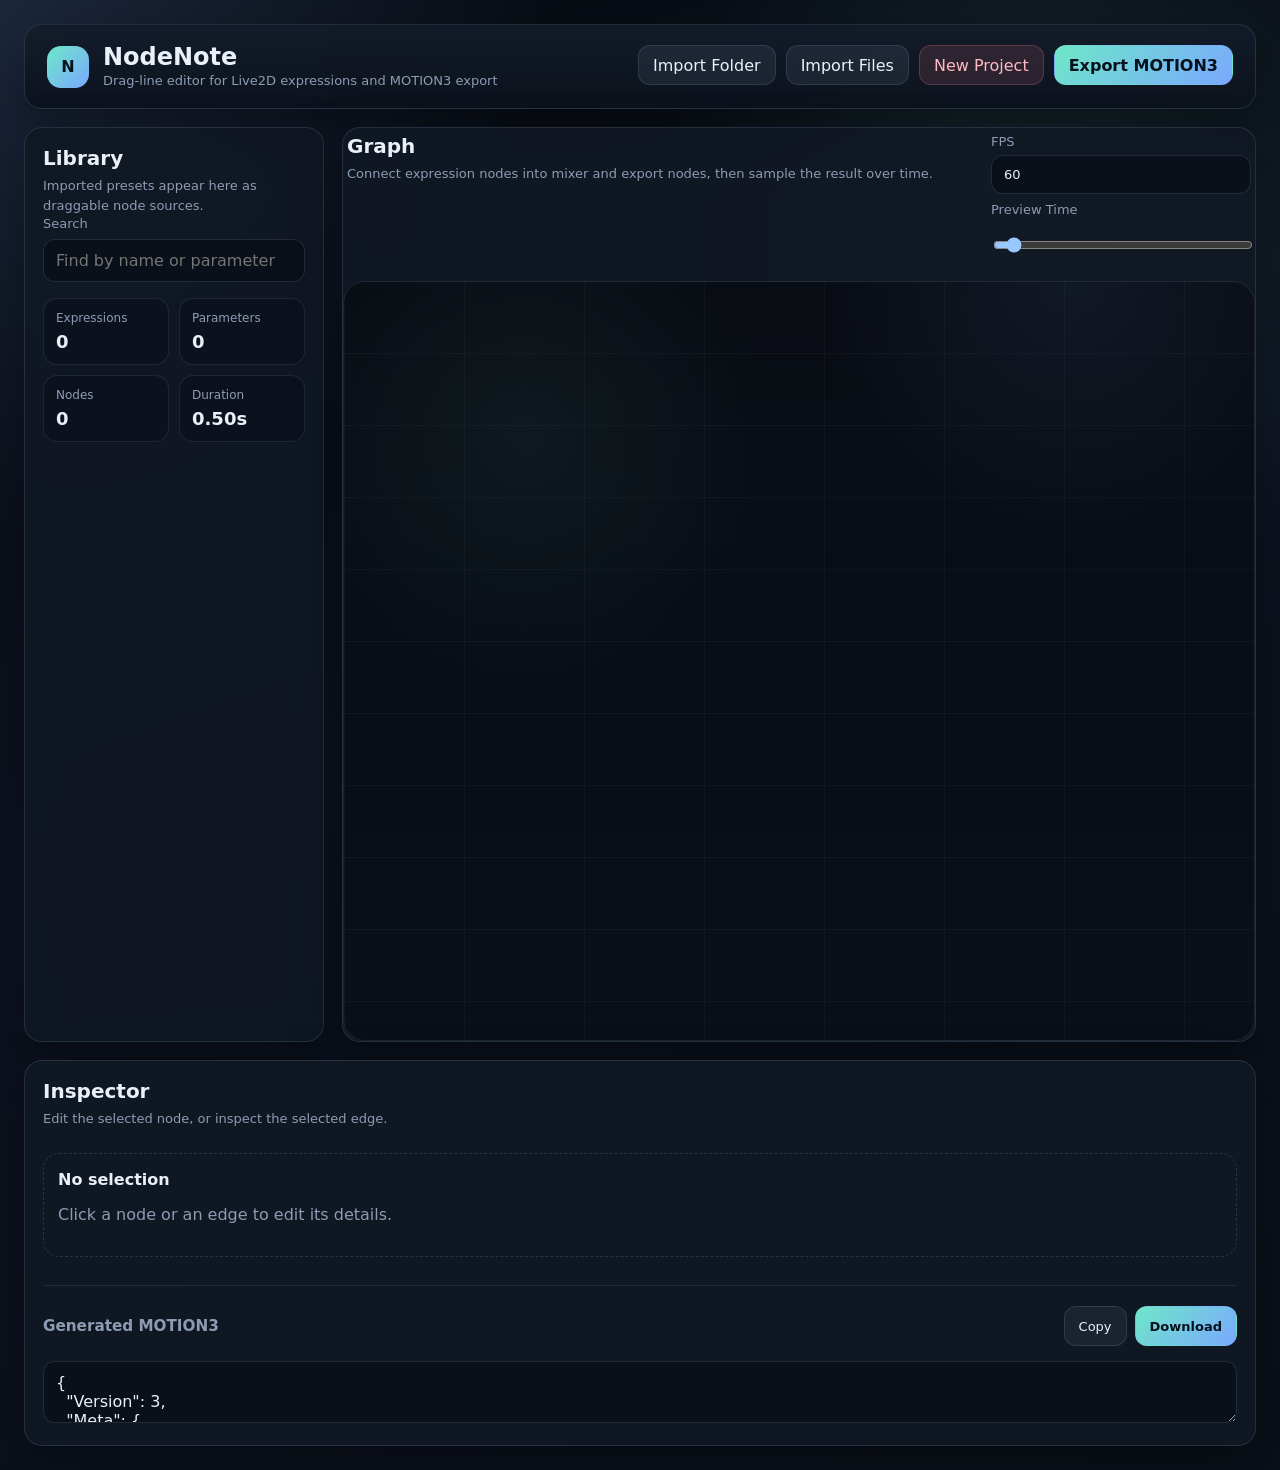
<file: index.html>
<!DOCTYPE html>
<html lang="zh-Hant">
<head>
  <meta charset="UTF-8" />
  <meta name="viewport" content="width=device-width, initial-scale=1.0" />
  <meta http-equiv="refresh" content="0; url=system/index.html" />
  <title>ROBOT Motion Node Studio</title>
  <style>
    body {
      margin: 0;
      min-height: 100vh;
      display: grid;
      place-items: center;
      background: #0b0f17;
      color: #e8eef7;
      font-family: "Noto Sans TC", "Segoe UI", "PingFang TC", "Microsoft JhengHei", sans-serif;
    }
    a {
      color: #6ee7c8;
    }
  </style>
</head>
<body>
  <p>正在前往 <a href="system/index.html">system/index.html</a>...</p>
</body>
</html>
</file>
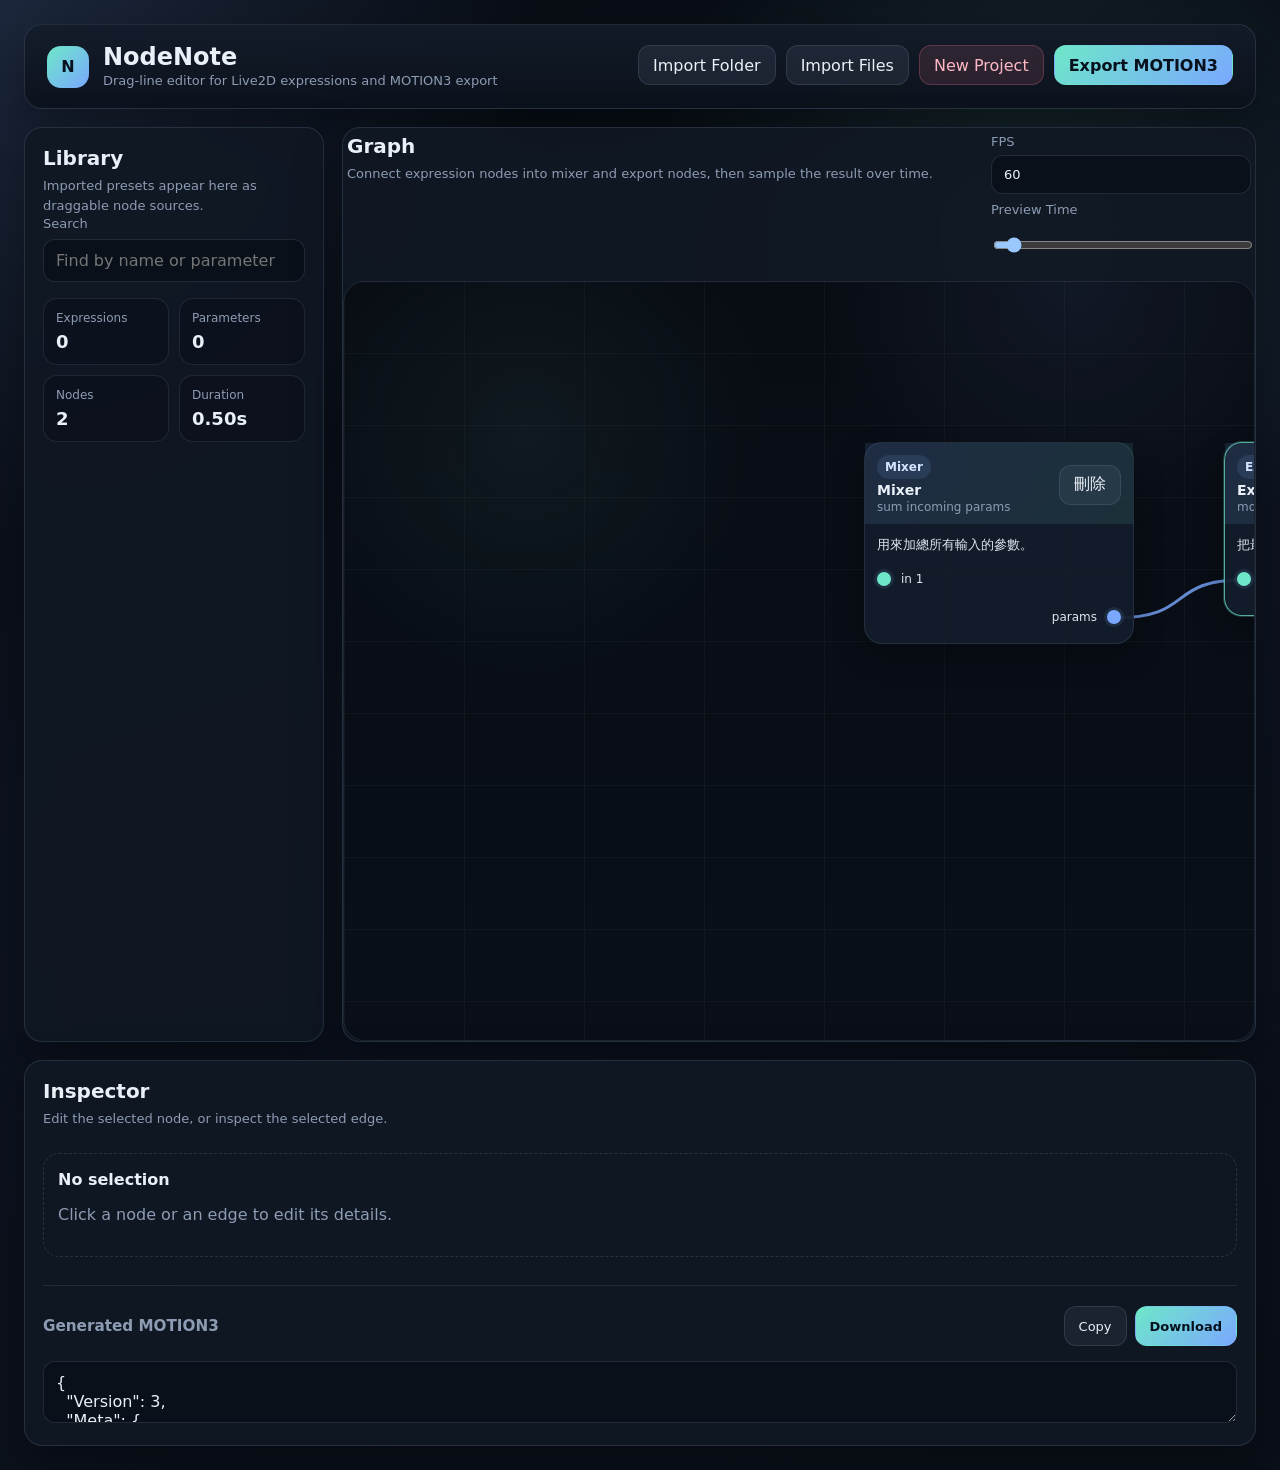
<file: system/index.html>
<!DOCTYPE html>
<html lang="zh-Hant">
<head>
  <meta charset="UTF-8" />
  <meta name="viewport" content="width=device-width, initial-scale=1.0" />
  <meta http-equiv="refresh" content="0; url=NodeNote/index.html" />
  <title>NodeNote</title>
  <style>
    body {
      margin: 0;
      min-height: 100vh;
      display: grid;
      place-items: center;
      background: #0b0f17;
      color: #e8eef7;
      font-family: "Segoe UI", "PingFang TC", "Microsoft JhengHei", system-ui, sans-serif;
    }
    a { color: #6ee7c8; }
  </style>
</head>
<body>
  <p>正在前往 <a href="NodeNote/index.html">NodeNote</a>...</p>
</body>
</html>
</file>
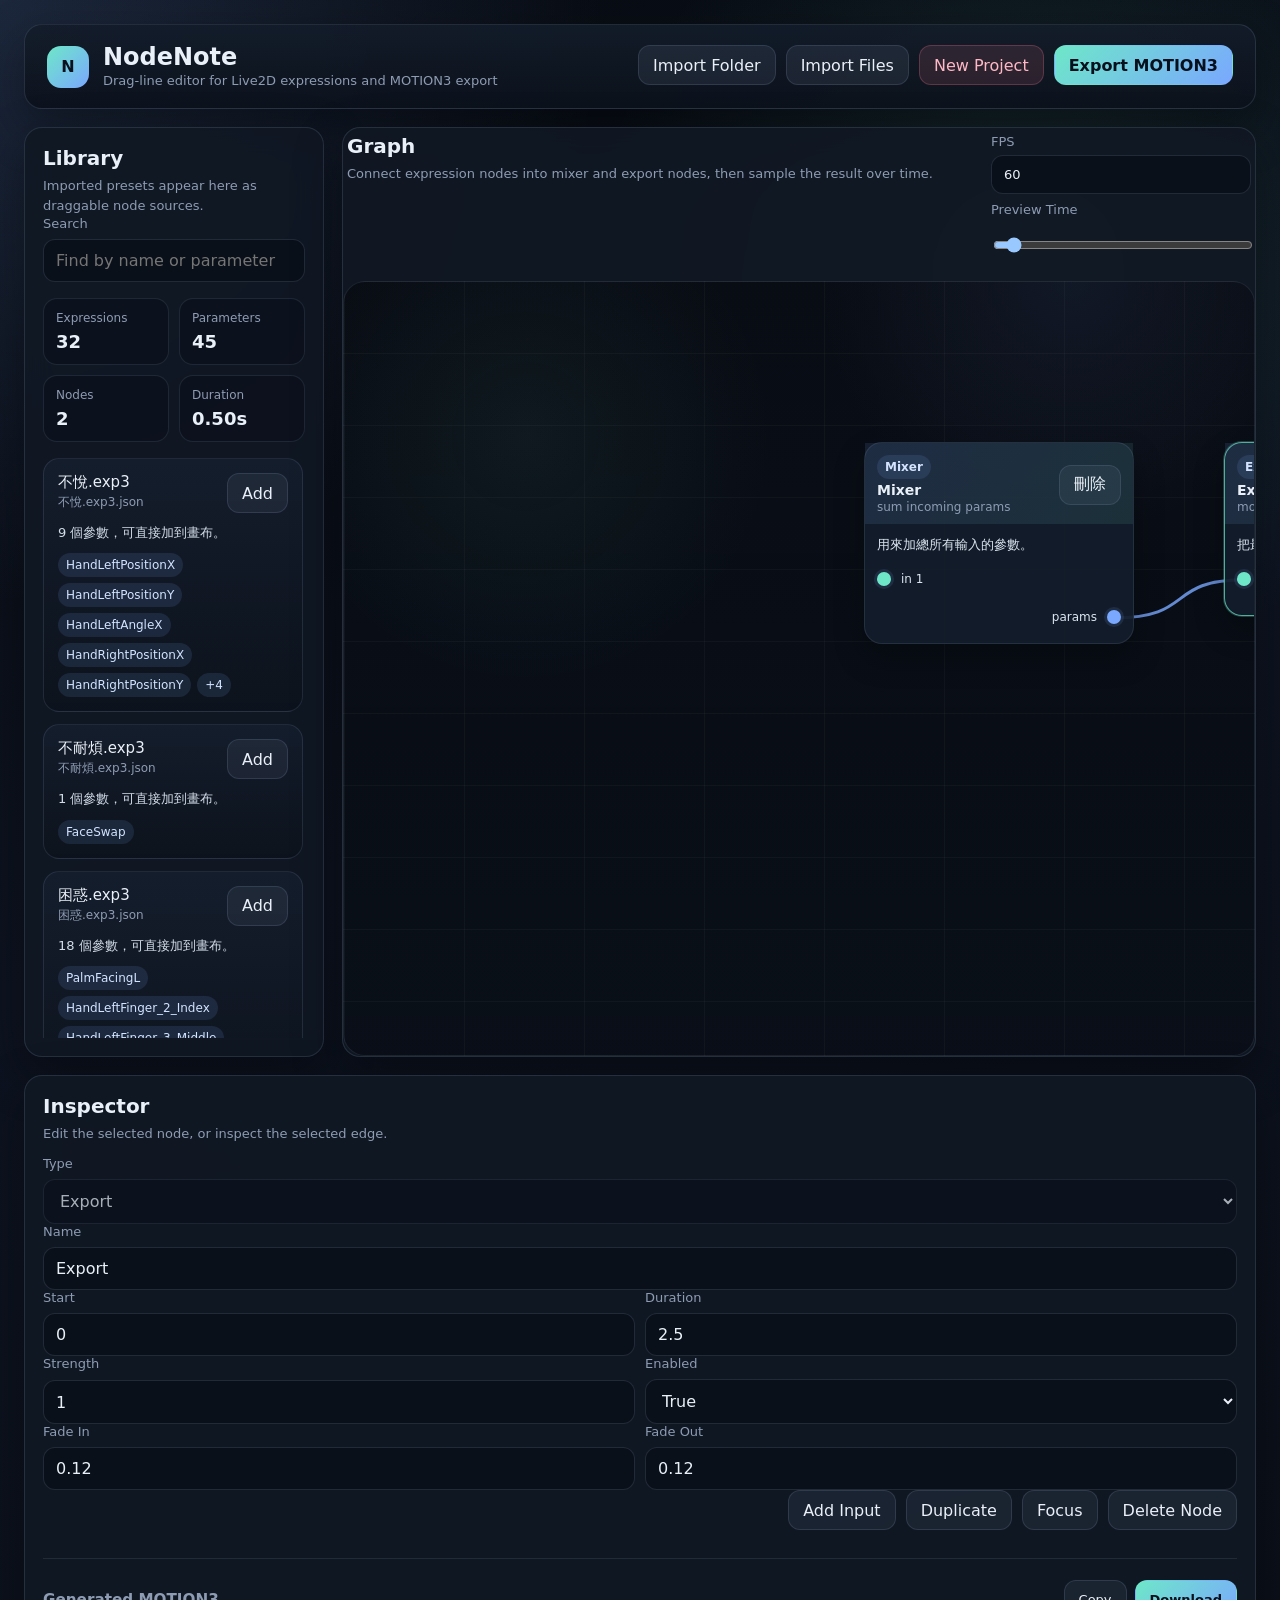
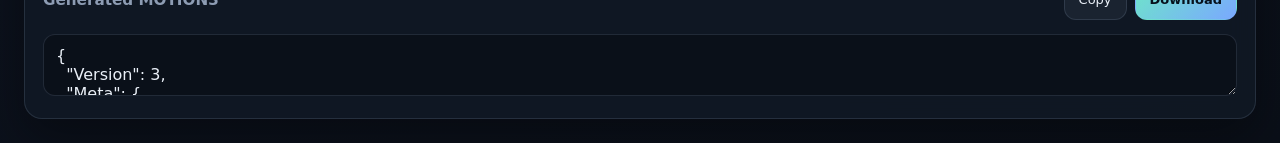
<file: system/NodeNote/index.html>
<!doctype html>
<html lang="en">
  <head>
    <meta charset="utf-8" />
    <meta name="viewport" content="width=device-width, initial-scale=1" />
    <meta
      name="description"
      content="NodeNote is a drag-line node editor for Live2D expression presets and MOTION3 export."
    />
    <title>NodeNote</title>
    <link rel="stylesheet" href="css/style.css" />
  </head>
  <body>
    <div class="app-shell">
      <header class="topbar">
        <div class="brand">
          <div class="brand-mark">N</div>
          <div>
            <div class="brand-title">NodeNote</div>
            <div class="brand-subtitle">Drag-line editor for Live2D expressions and MOTION3 export</div>
          </div>
        </div>

        <div class="toolbar">
          <label class="pill" for="folderInput" title="Import a folder of .exp3.json files">
            Import Folder
          </label>
          <input id="folderInput" class="hidden" type="file" webkitdirectory multiple />

          <label class="pill" for="fileInput" title="Import one or more .exp3.json files">
            Import Files
          </label>
          <input id="fileInput" class="hidden" type="file" accept=".json,.exp3.json,application/json" multiple />

          <button id="btnReset" class="pill danger" type="button">New Project</button>
          <button id="btnExport" class="pill primary" type="button">Export MOTION3</button>
        </div>
      </header>

      <main class="layout">
        <aside class="panel sidebar">
          <div class="panel-head">
            <h2>Library</h2>
            <p>Imported presets appear here as draggable node sources.</p>
          </div>

          <label class="search" for="searchInput">
            <span>Search</span>
            <input id="searchInput" type="search" placeholder="Find by name or parameter" />
          </label>

          <div class="stats">
            <div><span>Expressions</span><strong id="exprCount">0</strong></div>
            <div><span>Parameters</span><strong id="paramCount">0</strong></div>
            <div><span>Nodes</span><strong id="nodeCount">0</strong></div>
            <div><span>Duration</span><strong id="durationLabel">0.00s</strong></div>
          </div>

          <div id="libraryList" class="library" aria-live="polite"></div>
        </aside>

        <section class="panel workspace">
          <div class="canvas-head">
            <div>
              <h2>Graph</h2>
              <p>Connect expression nodes into mixer and export nodes, then sample the result over time.</p>
            </div>

            <div class="canvas-tools">
              <label class="field" for="fpsInput">
                <span>FPS</span>
                <input id="fpsInput" type="number" min="1" max="120" step="1" value="60" />
              </label>
              <label class="field" for="timeInput">
                <span>Preview Time</span>
                <input id="timeInput" type="range" min="0" max="10" step="0.01" value="0" />
              </label>
            </div>
          </div>

          <div id="graph" class="graph" aria-label="Node graph workspace">
            <svg id="wires" class="wires" aria-hidden="true"></svg>
            <div id="nodeLayer" class="node-layer"></div>
            <svg class="wires wire-ghost-layer" aria-hidden="true">
              <path id="ghostWire" class="wire wire-ghost hidden"></path>
            </svg>
          </div>
        </section>

        <aside class="panel inspector">
          <div class="panel-head">
            <h2>Inspector</h2>
            <p>Edit the selected node, or inspect the selected edge.</p>
          </div>

          <div class="inspector-body">
            <section id="emptyInspector" class="empty-state">
              <strong>No selection</strong>
              <p>Click a node or an edge to edit its details.</p>
            </section>

            <section id="nodeInspector" class="hidden">
              <div class="field">
                <span>Type</span>
                <select id="nodeType" disabled>
                  <option value="expression">Expression</option>
                  <option value="mixer">Mixer</option>
                  <option value="export">Export</option>
                </select>
              </div>

              <label class="field" for="nodeName">
                <span>Name</span>
                <input id="nodeName" type="text" placeholder="Node name" />
              </label>

              <div class="row">
                <label class="field" for="nodeStart">
                  <span>Start</span>
                  <input id="nodeStart" type="number" step="0.01" min="0" />
                </label>
                <label class="field" for="nodeDuration">
                  <span>Duration</span>
                  <input id="nodeDuration" type="number" step="0.01" min="0.01" />
                </label>
              </div>

              <div class="row">
                <label class="field" for="nodeStrength">
                  <span>Strength</span>
                  <input id="nodeStrength" type="number" step="0.01" />
                </label>
                <label class="field" for="nodeEnabled">
                  <span>Enabled</span>
                  <select id="nodeEnabled">
                    <option value="true">True</option>
                    <option value="false">False</option>
                  </select>
                </label>
              </div>

              <div class="row">
                <label class="field" for="nodeFadeIn">
                  <span>Fade In</span>
                  <input id="nodeFadeIn" type="number" step="0.01" min="0" />
                </label>
                <label class="field" for="nodeFadeOut">
                  <span>Fade Out</span>
                  <input id="nodeFadeOut" type="number" step="0.01" min="0" />
                </label>
              </div>

              <div id="presetWrap" class="field">
                <span>Preset</span>
                <select id="presetSelect"></select>
              </div>

              <div class="toolbar">
                <button id="addInputBtn" class="mini-btn" type="button">Add Input</button>
                <button id="dupNodeBtn" class="mini-btn" type="button">Duplicate</button>
                <button id="focusNodeBtn" class="mini-btn" type="button">Focus</button>
                <button id="deleteNodeBtn" class="mini-btn danger" type="button">Delete Node</button>
              </div>
            </section>

            <section id="edgeInspector" class="hidden">
              <div class="field">
                <span>Edge Label</span>
                <input id="edgeLabel" type="text" placeholder="connection" />
              </div>
              <button id="deleteEdgeBtn" class="pill danger" type="button">Delete Edge</button>
            </section>

            <section class="preview">
              <div class="preview-head">
                <h3>Generated MOTION3</h3>
                <div class="preview-actions">
                  <button id="copyJsonBtn" class="mini-btn" type="button">Copy</button>
                  <button id="downloadJsonBtn" class="mini-btn primary" type="button">Download</button>
                </div>
              </div>
              <textarea id="jsonPreview" spellcheck="false" readonly></textarea>
            </section>
          </div>
        </aside>
      </main>
    </div>

    <template id="libraryTemplate">
      <article class="card">
        <div class="card-top">
          <div>
            <div class="card-title"></div>
            <div class="card-meta"></div>
          </div>
          <button class="mini-btn add-btn" type="button">Add</button>
        </div>
        <div class="card-desc"></div>
        <div class="chips"></div>
      </article>
    </template>

    <script src="js/app.js"></script>
  </body>
</html>
</file>
<file: system/NodeNote/css/style.css>
:root {
  color-scheme: dark;
  --bg: #0a0f17;
  --panel: rgba(17, 24, 36, 0.92);
  --panel-strong: rgba(22, 31, 46, 0.96);
  --line: rgba(140, 160, 190, 0.18);
  --text: #eaf0f8;
  --muted: #8d9cb3;
  --accent: #6ee7c8;
  --accent-2: #7aa8ff;
  --danger: #ff7a92;
  --shadow: 0 18px 48px rgba(0, 0, 0, 0.35);
  --radius: 18px;
}

* { box-sizing: border-box; }
html, body { margin: 0; min-height: 100%; }
body {
  background:
    radial-gradient(circle at top left, rgba(122, 168, 255, 0.18), transparent 28%),
    radial-gradient(circle at 80% 15%, rgba(110, 231, 200, 0.12), transparent 24%),
    linear-gradient(160deg, #070b11 0%, #0d1320 45%, #0a0f18 100%);
  color: var(--text);
  font-family: "Segoe UI", "PingFang TC", "Microsoft JhengHei", system-ui, sans-serif;
}

button, input, select, textarea { font: inherit; }
textarea { resize: vertical; }

.app-shell {
  max-width: 1760px;
  margin: 0 auto;
  padding: 24px;
}

.topbar {
  display: flex;
  justify-content: space-between;
  gap: 16px;
  align-items: flex-start;
  padding: 20px 22px;
  border: 1px solid var(--line);
  border-radius: var(--radius);
  background: linear-gradient(180deg, rgba(19, 28, 42, 0.92), rgba(12, 18, 28, 0.92));
  box-shadow: var(--shadow);
}

.brand {
  display: flex;
  align-items: center;
  gap: 14px;
}

.brand-mark {
  width: 42px;
  height: 42px;
  border-radius: 14px;
  display: grid;
  place-items: center;
  background: linear-gradient(135deg, var(--accent), var(--accent-2));
  color: #07111d;
  font-weight: 800;
}

.brand-title {
  font-size: 24px;
  font-weight: 800;
  line-height: 1;
}

.brand-subtitle {
  margin-top: 4px;
  color: var(--muted);
  font-size: 13px;
}

.toolbar {
  display: flex;
  gap: 10px;
  flex-wrap: wrap;
  justify-content: flex-end;
}

.pill,
.mini-btn {
  display: inline-flex;
  align-items: center;
  justify-content: center;
  gap: 8px;
  min-height: 40px;
  padding: 0 14px;
  border-radius: 12px;
  border: 1px solid rgba(140, 160, 190, 0.18);
  background: rgba(128, 147, 176, 0.12);
  color: var(--text);
  cursor: pointer;
  text-decoration: none;
}

.pill.primary, .mini-btn.primary {
  color: #07111d;
  font-weight: 700;
  border-color: transparent;
  background: linear-gradient(135deg, var(--accent), var(--accent-2));
}

.pill.ghost, .mini-btn {
  background: rgba(128, 147, 176, 0.1);
}

.pill.danger {
  color: #ffb8c5;
  border-color: rgba(255, 122, 146, 0.24);
  background: rgba(255, 122, 146, 0.12);
}

.layout {
  display: grid;
  grid-template-columns: 320px minmax(0, 1fr) 360px;
  gap: 18px;
  margin-top: 18px;
}

.panel {
  background: var(--panel);
  border: 1px solid var(--line);
  border-radius: var(--radius);
  box-shadow: var(--shadow);
  backdrop-filter: blur(14px);
}

.sidebar, .inspector {
  padding: 18px;
}

.panel-head h2, .canvas-head h2 {
  margin: 0;
  font-size: 20px;
}

.panel-head p, .canvas-head p {
  margin: 6px 0 0;
  color: var(--muted);
  font-size: 13px;
  line-height: 1.55;
}

.search, .field {
  display: grid;
  gap: 8px;
}

.search span, .field span {
  color: var(--muted);
  font-size: 13px;
}

.search input, .field input, .field select, textarea {
  width: 100%;
  padding: 11px 12px;
  border: 1px solid rgba(140, 160, 190, 0.18);
  border-radius: 12px;
  background: rgba(10, 15, 24, 0.76);
  color: var(--text);
  outline: none;
}

.search input:focus, .field input:focus, .field select:focus, textarea:focus {
  border-color: rgba(110, 231, 200, 0.5);
  box-shadow: 0 0 0 3px rgba(110, 231, 200, 0.09);
}

.stats {
  display: grid;
  grid-template-columns: repeat(2, minmax(0, 1fr));
  gap: 10px;
  margin: 16px 0;
}

.stats > div {
  padding: 12px;
  border-radius: 14px;
  border: 1px solid rgba(140, 160, 190, 0.15);
  background: rgba(10, 15, 24, 0.46);
}

.stats span {
  display: block;
  color: var(--muted);
  font-size: 12px;
}

.stats strong {
  display: block;
  margin-top: 6px;
  font-size: 18px;
}

.library {
  display: grid;
  gap: 12px;
  max-height: calc(100vh - 320px);
  overflow: auto;
  padding-right: 2px;
}

.card {
  padding: 14px;
  border-radius: 16px;
  border: 1px solid rgba(140, 160, 190, 0.16);
  background: linear-gradient(180deg, rgba(21, 30, 45, 0.9), rgba(13, 19, 29, 0.96));
}

.card-top {
  display: flex;
  justify-content: space-between;
  gap: 10px;
  align-items: flex-start;
}

.card-title {
  display: block;
  font-size: 15px;
}

.card-meta {
  display: block;
  margin-top: 2px;
  color: var(--muted);
  font-size: 12px;
}

.card-desc {
  margin-top: 10px;
  color: #d2dce8;
  font-size: 13px;
  line-height: 1.55;
}

.chips {
  display: flex;
  flex-wrap: wrap;
  gap: 6px;
  margin-top: 10px;
}

.chip {
  padding: 5px 8px;
  border-radius: 999px;
  background: rgba(122, 168, 255, 0.12);
  color: #d4e4ff;
  font-size: 12px;
}

.workspace {
  display: grid;
  grid-template-rows: auto minmax(0, 1fr);
  min-width: 0;
}

.canvas-head {
  display: flex;
  justify-content: space-between;
  gap: 16px;
  align-items: flex-start;
  padding: 6px 4px 0;
}

.canvas-tools {
  display: flex;
  flex-direction: column;
  gap: 8px;
  min-width: 260px;
  color: var(--muted);
  font-size: 13px;
}

.canvas-tools label {
  display: grid;
  gap: 6px;
}

.graph {
  position: relative;
  min-height: 760px;
  margin-top: 14px;
  border-radius: 22px;
  border: 1px solid rgba(140, 160, 190, 0.14);
  overflow: hidden;
  background:
    linear-gradient(0deg, rgba(255,255,255,0.03) 1px, transparent 1px) 0 0 / 100% 72px,
    linear-gradient(90deg, rgba(255,255,255,0.03) 1px, transparent 1px) 0 0 / 120px 100%,
    radial-gradient(circle at 20% 20%, rgba(110, 231, 200, 0.06), transparent 26%),
    radial-gradient(circle at 80% 0%, rgba(122, 168, 255, 0.08), transparent 24%),
    linear-gradient(180deg, rgba(8, 12, 19, 0.92), rgba(10, 15, 24, 0.96));
}

.wires {
  position: absolute;
  inset: 0;
  width: 100%;
  height: 100%;
  pointer-events: none;
}

.wire {
  fill: none;
  stroke: rgba(122, 168, 255, 0.8);
  stroke-width: 3;
}

.wire.selected {
  stroke: rgba(110, 231, 200, 0.95);
}

.wire-ghost {
  stroke: rgba(110, 231, 200, 0.65);
  stroke-dasharray: 6 6;
}

.node-layer {
  position: absolute;
  inset: 0;
}

.node {
  position: absolute;
  width: 270px;
  border-radius: 18px;
  border: 1px solid rgba(140, 160, 190, 0.15);
  background: rgba(20, 29, 43, 0.94);
  box-shadow: 0 14px 30px rgba(0, 0, 0, 0.28);
  user-select: none;
}

.node.selected {
  border-color: rgba(110, 231, 200, 0.72);
  box-shadow: 0 0 0 1px rgba(110, 231, 200, 0.24), 0 14px 30px rgba(0, 0, 0, 0.28);
}

.node-head {
  display: flex;
  justify-content: space-between;
  gap: 10px;
  align-items: center;
  padding: 12px 12px 10px;
  cursor: grab;
  background: linear-gradient(135deg, rgba(122, 168, 255, 0.12), rgba(110, 231, 200, 0.1));
}

.node-head:active { cursor: grabbing; }

.node-kind {
  display: inline-flex;
  padding: 5px 8px;
  border-radius: 999px;
  background: rgba(122, 168, 255, 0.12);
  color: #d4e4ff;
  font-size: 12px;
  font-weight: 700;
}

.node-title {
  margin-top: 3px;
  font-size: 14px;
  font-weight: 700;
}

.node-subtitle {
  color: var(--muted);
  font-size: 12px;
  margin-top: 2px;
}

.node-body {
  display: grid;
  gap: 10px;
  padding: 12px;
}

.node-note {
  color: #dce6f2;
  font-size: 13px;
  line-height: 1.45;
}

.socket-list {
  display: grid;
  gap: 8px;
}

.socket-row {
  display: flex;
  align-items: center;
  justify-content: space-between;
  gap: 10px;
  min-height: 28px;
  color: #dce6f2;
  font-size: 12px;
}

.socket-row.left { justify-content: flex-start; }
.socket-row.right { justify-content: flex-end; }

.socket {
  width: 14px;
  height: 14px;
  border: 0;
  border-radius: 999px;
  background: #cfe0ff;
  box-shadow: 0 0 0 3px rgba(122, 168, 255, 0.12);
  cursor: crosshair;
  padding: 0;
}

.socket.input { background: var(--accent); }
.socket.output { background: var(--accent-2); }
.socket:hover { transform: scale(1.1); }

.field {
  display: grid;
  gap: 8px;
}

.row {
  display: grid;
  grid-template-columns: repeat(2, minmax(0, 1fr));
  gap: 10px;
}

.inspector-body {
  display: grid;
  gap: 12px;
  padding-top: 12px;
}

.empty-state {
  padding: 16px 14px;
  margin-top: 12px;
  border-radius: 16px;
  border: 1px dashed rgba(140, 160, 190, 0.2);
  color: var(--muted);
}

.empty-state strong {
  display: block;
  color: var(--text);
  margin-bottom: 6px;
}

.preview {
  margin-top: 16px;
  padding-top: 16px;
  border-top: 1px solid rgba(140, 160, 190, 0.14);
}

.preview-head {
  display: flex;
  justify-content: space-between;
  align-items: center;
  gap: 10px;
  margin-bottom: 10px;
  color: var(--muted);
  font-size: 13px;
}

.preview-actions {
  display: flex;
  gap: 8px;
}

.hidden { display: none !important; }

@media (max-width: 1360px) {
  .layout {
    grid-template-columns: 300px minmax(0, 1fr);
  }

  .inspector {
    grid-column: 1 / -1;
  }
}

@media (max-width: 980px) {
  .layout {
    grid-template-columns: 1fr;
  }

  .topbar {
    flex-direction: column;
  }

  .toolbar {
    justify-content: flex-start;
  }

  .canvas-head, .topbar {
    align-items: flex-start;
  }

  .canvas-tools {
    min-width: 0;
  }
}
</file>
